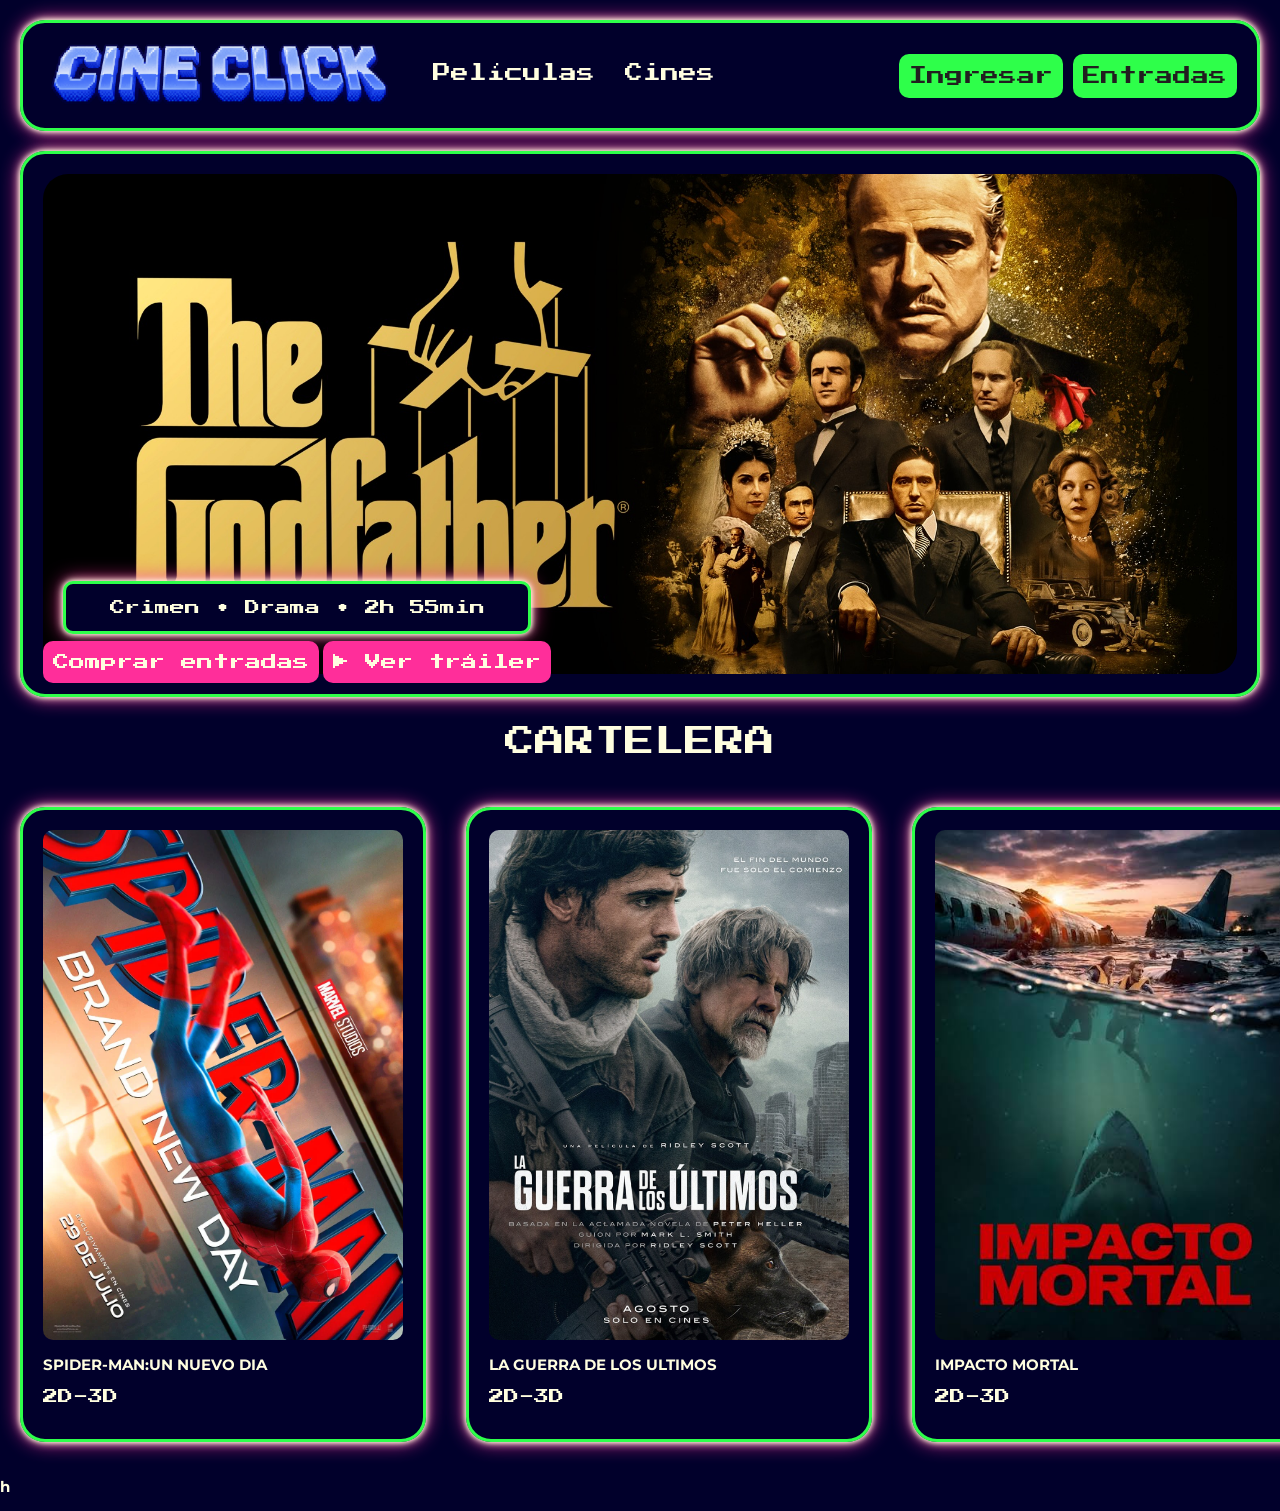
<file: index.html>
<!DOCTYPE html>
<html lang="es">

<head>
    <meta charset="UTF-8">
    <meta name="viewport" content="width=device-width, initial-scale=1.0">
    <link rel="preconnect" href="https://fonts.googleapis.com">
    <link rel="preconnect" href="https://fonts.gstatic.com" crossorigin>
    <link href="https://fonts.googleapis.com/css2?family=Montserrat:ital,wght@0,100..900;1,100..900&display=swap"rel="stylesheet">
    <link rel="stylesheet" href="style.css">
    <link rel="shortcut icon" href="/imagenes/iconoLOGO.png">
    <title>CineClick</title>



</head>

<body>    
 <div class="marco_nav">
    <header class="navbar">
      

        <div class="logo">
            <a href="/index.html"><img class="logo" src="/imagenes/LOGO.png" alt="logo"></a>
        </div>

        <nav>
            <ul class="nav-links">
                <li><a class="link2" href="/peliculas.html">Películas</a></li>
                <li><a class="link2" href="/cines.html">Cines</a></li>
            </ul>
        </nav>

        <div class="nav-derecha">
            <a href="/ingresar.html" class="boton_secundario">Ingresar</a>

            <a href="/elegir_pelicula.html" class="boton_comprar_entrada">Entradas</a>

        </div>

    </header>
    </div>
    </div>

    <main>
        <div class="marco">

        <section class="pelicula_apertura">
          

            <div class="pelicula_apertura_contenido">

                <div class="marco_info"><p class="info_pelicula">Crimen • Drama • 2h 55min</p></div>

                    <a href="/elegir_pelicula.html" class="boton_comprar_entrada2">Comprar entradas</a>

                    <a href="https://youtu.be/UaVTIH8mujA?si=laRElwO7iewu7_Ct" class="boton_secundario2">▶ Ver tráiler</a>

            </div>
            


        </section>
        </div>

       

        <div class="cartelera">
            <p class="secciones">CARTELERA</p>
            

            <article>
                <section class="pelicula">
                    <div class="marco_p">
                    <img class="pelicula_cartelera" src="imagenes/spiderman.jpg" alt="SPIDERMAN BRAND NEW DAY">
                    <p>SPIDER-MAN:UN NUEVO DIA</p>
                    <p class="dimensiones">2D-3D</p>
                    </div>
                </section>

                <section class="pelicula">
                    <div class="marco_p">
                    <img class="pelicula_cartelera" src="imagenes/guerra.png" alt="LA GUERRA DE LOS ULTIMOS">
                    <p>LA GUERRA DE LOS ULTIMOS</p>
                    <p class="dimensiones">2D-3D</p>
                    </div>
                </section>

                <section class="pelicula">
                    <div class="marco_p">
                    <img class="pelicula_cartelera" src="imagenes/impacto.jpg" alt="IMPACTO MORTAL">
                    <p>IMPACTO MORTAL </p>
                    <p class="dimensiones">2D-3D</p>
                    </div>
                </section>

                <section class="pelicula">
                    <div class="marco_p">
                    <img class="pelicula_cartelera" src="imagenes/laodisea.jpg" alt="LA ODISEA">
                    <p>LA ODISEA</p>
                    <p class="dimensiones">2D-3D</p>
                    </div>
                </section>
            </article>
        </div>
    </div>
</main>


</body>

<footer>
    <p>h</p>
</footer>

</html>
</file>
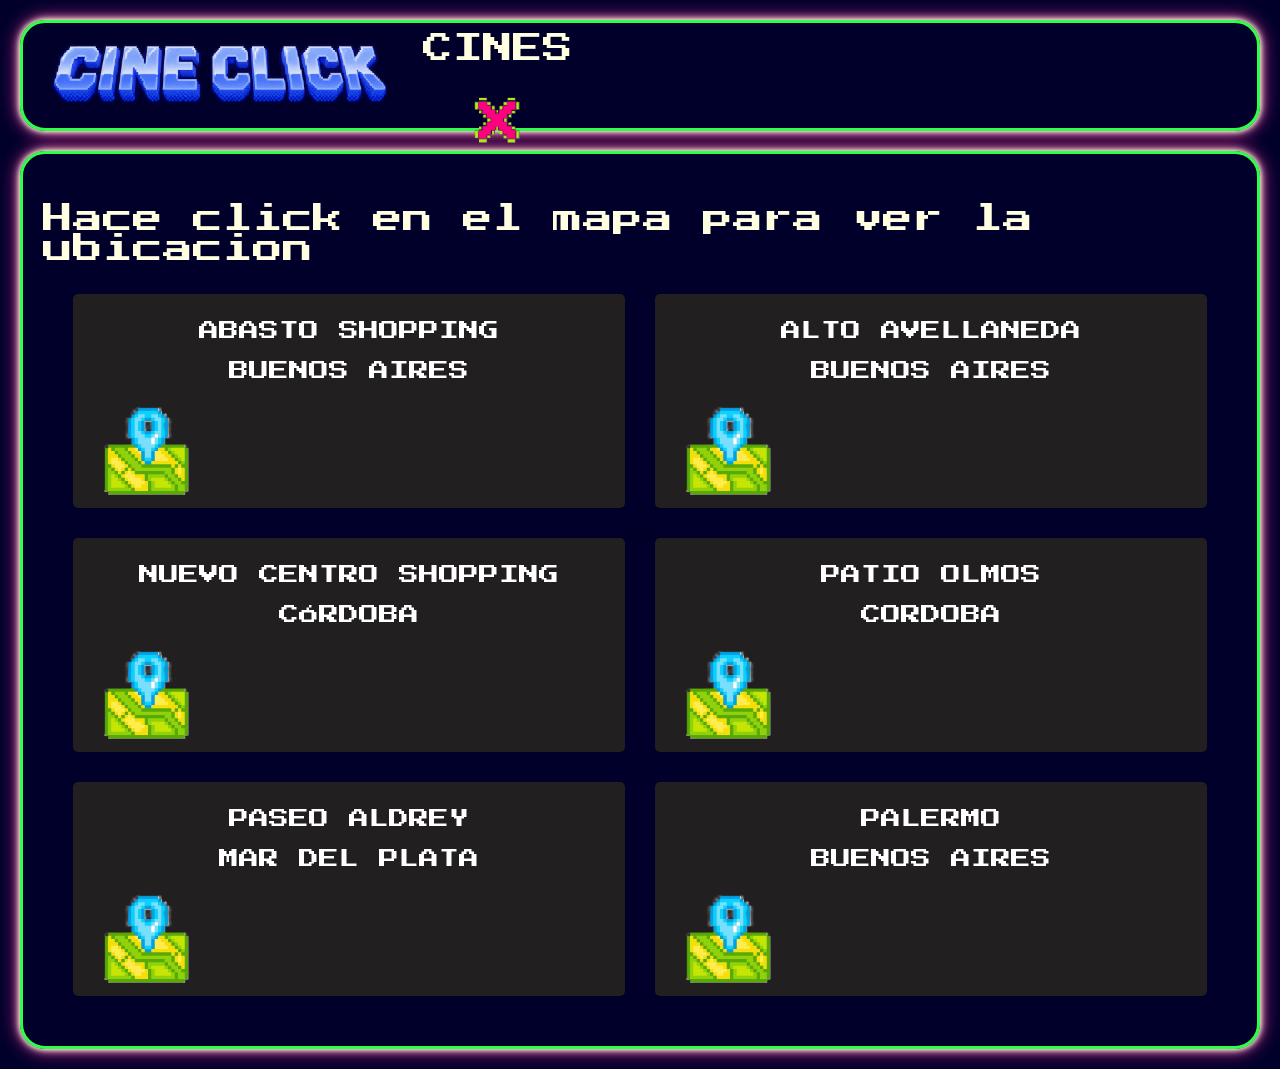
<file: cines.html>
<!DOCTYPE html>
<html lang="en">
<head>
    <meta charset="UTF-8">
    <meta name="viewport" content="width=device-width, initial-scale=1.0">
    <link rel="shortcut icon" href="/imagenes/iconoLOGO.png">
    <link rel="stylesheet" href="style.css">
    <title>CINES</title>
</head>

<body>
 <div class="marco">
    <header class="navbar">

        <a href="/index.html"><img class="logo" src="/imagenes/LOGO.png" alt="logo" width="100px"></a>

        <div class="barra-titulo">

            <p class="secciones">CINES</p>
            

            <div class="cerrar">
                <a href="/index.html"><img src="/imagenes/salirCLARO.png" alt="volver" width="70px"></a>
            </div>

        </div>

    </header>
</div>


    </nav>

    <div class="marco">
    <div class="CINES">
        <p class="secciones">Hace click en el mapa para ver la ubicacion</p>

        <article class="article_cines">
            <section class="filtro">
            
                <p class="secciones">ABASTO SHOPPING</p>
                <p class="secciones">BUENOS AIRES</p>
                <a href="https://maps.app.goo.gl/mw4HeJTY1f4qfiFdA"><img class="link_ubicacion" src="/imagenes/ubicacion.png" alt="link ubicacion" width="50px"></a>
                    
            </section>

            <section class="filtro">
                <p class="secciones">ALTO AVELLANEDA</p>
                <p class="secciones">BUENOS AIRES</p>
                <a href="https://maps.app.goo.gl/P9LejKzAfwpp45Vq7"><img class="link_ubicacion" src="/imagenes/ubicacion.png" alt="link ubicacion" width="50px"></a>
            </section>

            <section class="filtro">
                <p class="secciones">NUEVO CENTRO SHOPPING</p>
                <p class="secciones">CÓRDOBA</p>
                <a href="https://maps.app.goo.gl/ESUvvyQmVSMhn6ic6"><img class="link_ubicacion" src="/imagenes/ubicacion.png" alt="link ubicacion" width="50px"></a>
            </section>

            <section class="filtro">
                <p class="secciones">PATIO OLMOS</p>
                <p class="secciones">CORDOBA</p>
                <a href="https://maps.app.goo.gl/a4TntBVZpCk4Af8P6"><img class="link_ubicacion" src="/imagenes/ubicacion.png" alt="link ubicacion" width="50px"></a>
            </section>

            <section class="filtro">
                <p class="secciones">PASEO ALDREY</p>
                <p class="secciones">MAR DEL PLATA</p>
                <a href="https://maps.app.goo.gl/Ay8UWueNAG1HAPC58"><img class="link_ubicacion" src="/imagenes/ubicacion.png" alt="link ubicacion" width="50px"></a>
            </section>

            <section class="filtro">
                <p class="secciones">PALERMO</p>
                <p class="secciones">BUENOS AIRES</p>
                <a href="https://maps.app.goo.gl/rfDZPb3RW5WTA8yBA"><img class="link_ubicacion" src="/imagenes/ubicacion.png" alt="link ubicacion" width="50px"></a>
            </section>
            

        </article>

        </div>
    </div>
</body>
</html>
</file>
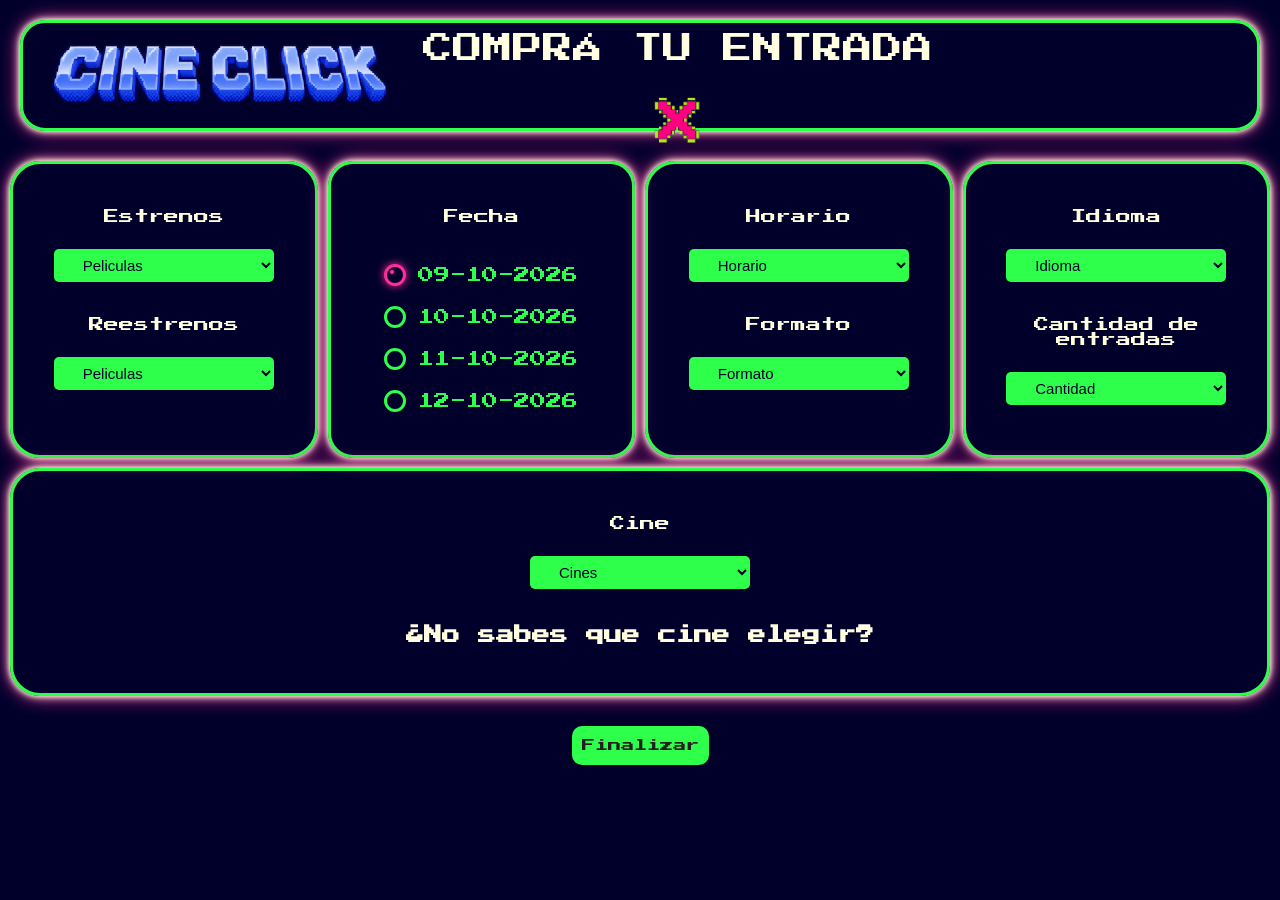
<file: elegir_pelicula.html>
<!DOCTYPE html>
<html lang="es">

<head>
    <meta charset="UTF-8">
    <meta name="viewport" content="width=device-width, initial-scale=1.0">
    <link rel="shortcut icon" href="/imagenes/iconoLOGO.png">
    <link rel="stylesheet" href="style.css">
    <script src="/js/elegir_pelicula.js"></script>

    <title>CineClick</title>


</head>


<body>

    <div class="marco">
        <header class="navbar">

            <a href="/index.html"><img class="logo" src="/imagenes/LOGO.png" alt="logo" width="100px"></a>

            <div class="barra-titulo">

                <p class="secciones">COMPRÁ TU ENTRADA</p>

                <div class="cerrar_sesion" id="cerrar_sesion">
                    <button type="button" class="boton_secundario btn_salir" onclick="cerrarSesion()">CERRAR SESIÓN</button>
                </div>

                <div class="cerrar">
                    <a href="/index.html"><img src="/imagenes/salirCLARO.png" alt="volver" width="70px"></a>
                </div>

            </div>

        </header>
    </div>


    <main class="cm">

        <div class="comprar_entrada">

            <form class="form_comprar_entrada" id="form_comprar_entrada" action="">

                <div class="contenedor-fila-marcos">

                    <div class="marco form">
                        <p class="secciones">Estrenos</p>
                        <select class="filtro" name="peliculas_disponibles" id="">
                            <option class="secciones" value="" disabled selected hidden>Peliculas</option>
                            <option class="secciones" value="spiderMan">SPIDERMAN BRAND NEW DAY</option>
                            <option class="secciones" value="odisea">LA ODISEA</option>
                            <option class="secciones" value="guerra_de_los_ultimos">LA GUERRA DE LOS ULTIMOS</option>
                            <option class="secciones" value="impactoMortal">IMPACTO MORTAL</option>
                            <option class="secciones" value="OnePice">ONE PICE</option>
                            <option class="secciones" value="ResidentEvil">RESIDENT EVIL: NOCHE CERO</option>
                            <option class="secciones" value="endGame">END GAME:BONUS</option>
                            <option class="secciones" value="dune">DUNE</option>
                        </select>

                        <p class="secciones">Reestrenos</p>
                        <select class="filtro" name="peliculas_disponibles" id="">
                            <option class="secciones" value="" disabled selected hidden>Peliculas</option>
                            <option class="secciones" value="caroline">CAROLINE</option>
                            <option class="secciones" value="casper">CASPER & WENDY</option>
                            <option class="secciones" value="harryPotter">HARRY POTTER</option>
                            <option class="secciones" value="alicia">ALICIA EN EL PAIS DE LAS MARAVILLAS</option>
                            <option class="secciones" value="PeterPan">Peter Pan</option>
                            <option class="secciones" value="Matilda">Matilda</option>
                            <option class="secciones" value="thegodfather">The Godfather</option>
                        </select>


                    </div>


                    <div class="marco ubicacion">
                        <p class="secciones">Fecha</p>
                        <div class="fecha_funcion">
                            <label class="radio-circular">
                                <input type="radio" id="dia_hoy" name="fecha_cine" value="hoy" checked>
                                <span class="circulo-neon"></span>
                                <span class="info_pelicula">09-10-2026</span>
                            </label>

                            <label class="radio-circular">
                                <input type="radio" id="dia_manana" name="fecha_cine" value="manana">
                                <span class="circulo-neon"></span>
                                <span class="info_pelicula">10-10-2026</span>
                            </label>

                            <label class="radio-circular">
                                <input type="radio" id="dia_pasado" name="fecha_cine" value="pasado">
                                <span class="circulo-neon"></span>
                                <span class="info_pelicula">11-10-2026</span>
                            </label>

                            <label class="radio-circular">
                                <input type="radio" id="dia_pasadom" name="fecha_cine" value="pasadom">
                                <span class="circulo-neon"></span>
                                <span class="info_pelicula">12-10-2026</span>
                            </label>
                        </div>
                    </div>
                    <div class="marco form">
                        <p class="secciones">Horario</p>
                        <select class="filtro" name="formatos">
                            <option class="secciones" value="" disabled selected hidden>Horario</option>
                            <option class="secciones" value="">12:00</option>
                            <option class="secciones" value="">14:00</option>
                            <option class="secciones" value="">16:00</option>
                            <option class="secciones" value="">18:00</option>
                            <option class="secciones" value="">20:00</option>
                            <option class="secciones" value="">22:00</option>
                        </select>
                        <p class="secciones">Formato</p>
                        <select class="filtro" name="formatos">
                            <option class="secciones" value="" disabled selected hidden>Formato</option>
                            <option class="secciones" value="">2D</option>
                            <option class="secciones" value="">3D</option>
                        </select>
                    </div>

                    <div class="marco form">
                        <p class="secciones">Idioma</p>
                        <select class="filtro" name="idioma">
                            <option class="secciones" value="" disabled selected hidden>Idioma</option>
                            <option class="secciones" value="">Castellano</option>
                            <option class="secciones" value="">Subtitulada</option>
                        </select>

                        <p class="secciones">Cantidad de entradas</p>
                        <select class="filtro" name="idioma">
                            <option class="secciones" value="" disabled selected hidden>Cantidad</option>
                            <option class="secciones" value="">1</option>
                            <option class="secciones" value="">2</option>
                            <option class="secciones" value="">3</option>
                            <option class="secciones" value="">4</option>

                        </select>
                    </div>

                    <div class="marco form">
                        <p class="secciones">Cine</p>
                        <select class="filtro" name="cine">
                            <option class="secciones" value="" disabled selected hidden>Cines</option>
                            <option class="secciones" value="ABASTO">Abasto Shopping</option>
                            <option class="secciones" value="AltoAvellaneda">Alto Avellaneda</option>
                            <option class="secciones" value="nuevoCENTRO">Nuevo centro Shopping</option>
                            <option class="secciones" value="patioOlmos">Patio Olmos</option>
                            <option class="secciones" value="aldrey">Paseo Aldrey</option>
                            <option class="secciones" value="palermo">Palermo</option>
                        </select>

                        <p class="ubicacion"><a href="/cines.html">¿No sabes que cine elegir?</a></p>

                    </div>

                </div>

                <div class="bloque-boton-centrado">
                    <button class="boton_secundario">Finalizar</button>
                </div>

                <div class="alerta-exito" id="mensaje_error_compra">
                    <div class="marco">
                        <p class="secciones">Debe iniciar sesión para finalizar la compra.</p>
                    </div>

                </div>

            </form>

        </div>
        </div>
    </main>

</body>

</html>
</file>
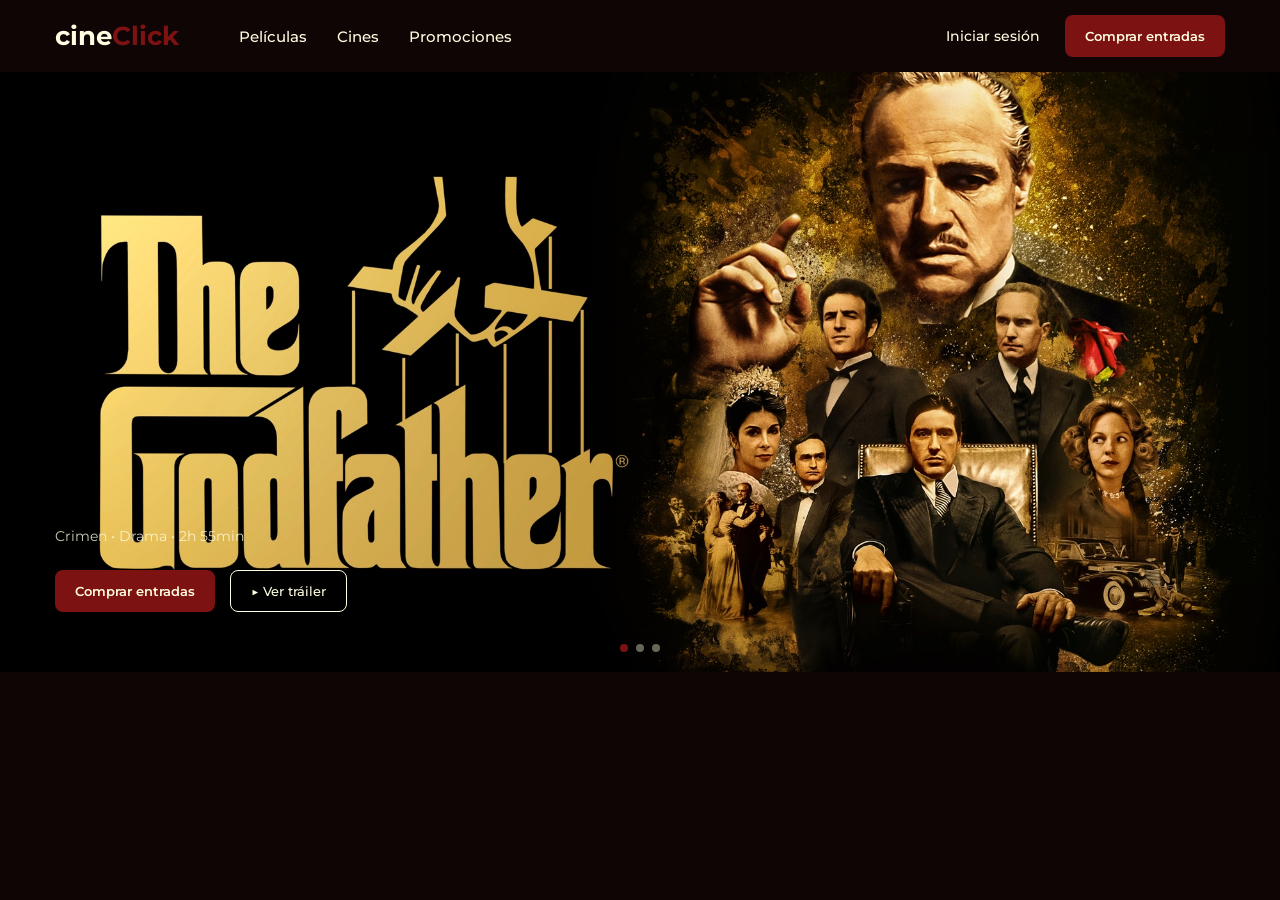
<file: Home.html>
<!DOCTYPE html>
<html lang="es">
<head>
    <meta charset="UTF-8">
    <meta name="viewport" content="width=device-width, initial-scale=1.0">

    <title>CineClick</title>
    <link rel="preconnect" href="https://fonts.googleapis.com">
    <link rel="preconnect" href="https://fonts.gstatic.com" crossorigin>
    <link href="https://fonts.googleapis.com/css2?family=Montserrat:wght@400;500;600;700&display=swap" rel="stylesheet">

    <style>

        * {
            margin: 0;
            padding: 0;
            box-sizing: border-box;
        }

        body {
            font-family: "Montserrat", sans-serif;
            background-color: #0F0505;
            color: #FFFEE0;
        }


        .navbar {
            height: 72px;
            width: 100%;

            display: flex;
            align-items: center;

            padding: 0 55px;

            background-color: #0F0505;
        }

        .hero {
            position: relative;

            height: 600px;

            background-image: url("thegodfather.jpg");
            background-size: cover;
            background-position: center;
            background-repeat: no-repeat;

            display: flex;
            align-items: flex-end;

            padding: 60px 55px;
        }

        .logo {
            font-size: 26px;
            font-weight: 700;

            margin-right: 60px;
        }

        .logo-cine {
            color: #FFFEE0;
        }

        .logo-click {
            color: #7D1212;
        }

        .nav-links {
            display: flex;
            gap: 30px;

            list-style: none;
        }

        .nav-links a {
            text-decoration: none;

            color: #FFFEE0;

            font-size: 15px;
            font-weight: 500;
        }

        .nav-links a:hover {
            color: #7D1212;
        }

        .nav-right {
            margin-left: auto;

            display: flex;
            align-items: center;

            gap: 25px;
        }

        .login {
            color: #FFFEE0;

            text-decoration: none;

            font-size: 14px;
            font-weight: 500;
        }

        .btn-comprar-nav {
            background-color: #7D1212;

            color: #FFFEE0;

            text-decoration: none;

            padding: 13px 20px;

            border-radius: 8px;

            font-size: 13px;
            font-weight: 600;
        }

        .btn-comprar-nav:hover {
            opacity: 0.85;
        }

        .hero-content {
            max-width: 500px;
        }

        .movie-info {
            font-size: 14px;

            margin-bottom: 25px;

            opacity: 0.8;
        }

        .hero-buttons {
            display: flex;

            gap: 15px;
        }

        .btn-primary {
            background-color: #7D1212;

            color: #FFFEE0;

            text-decoration: none;

            padding: 13px 20px;

            border-radius: 8px;

            font-size: 13px;
            font-weight: 600;
        }

        .btn-secondary {
            border: 1px solid #FFFEE0;

            color: #FFFEE0;

            text-decoration: none;

            padding: 12px 20px;

            border-radius: 8px;

            font-size: 13px;
            font-weight: 500;
        }

        .btn-primary:hover,
        .btn-secondary:hover {
            opacity: 0.8;
        }

        .carousel-dots {
            position: absolute;

            bottom: 20px;
            left: 50%;

            transform: translateX(-50%);

            display: flex;

            gap: 8px;
        }

        .dot {
            width: 8px;
            height: 8px;

            border-radius: 50%;

            background-color: rgba(255, 254, 224, 0.4);
        }

        .dot-active {
            background-color: #7D1212;
        }

    </style>

</head>


<body>

    <header class="navbar">

        <div class="logo">
            <span class="logo-cine">cine</span><span class="logo-click">Click</span>
        </div>


        <nav>

            <ul class="nav-links">

                <li>
                    <a href="#">Películas</a>
                </li>

                <li>
                    <a href="#">Cines</a>
                </li>

                <li>
                    <a href="#">Promociones</a>
                </li>

            </ul>

        </nav>

        <div class="nav-right">

            <a href="#" class="login">
                Iniciar sesión
            </a>

            <a href="#" class="btn-comprar-nav">
                Comprar entradas
            </a>

        </div>

    </header>

    <main>

        <section class="hero">

            <div class="hero-content">

                <p class="movie-info">
                    Crimen • Drama • 2h 55min
                </p>


                <div class="hero-buttons">

                    <a href="#" class="btn-primary">
                        Comprar entradas
                    </a>

                    <a href="#" class="btn-secondary">
                        ▶ Ver tráiler
                    </a>

                </div>

            </div>

            <div class="carousel-dots">

                <span class="dot dot-active"></span>

                <span class="dot"></span>

                <span class="dot"></span>

            </div>

        </section>

    </main>


</body>
</html>
</file>
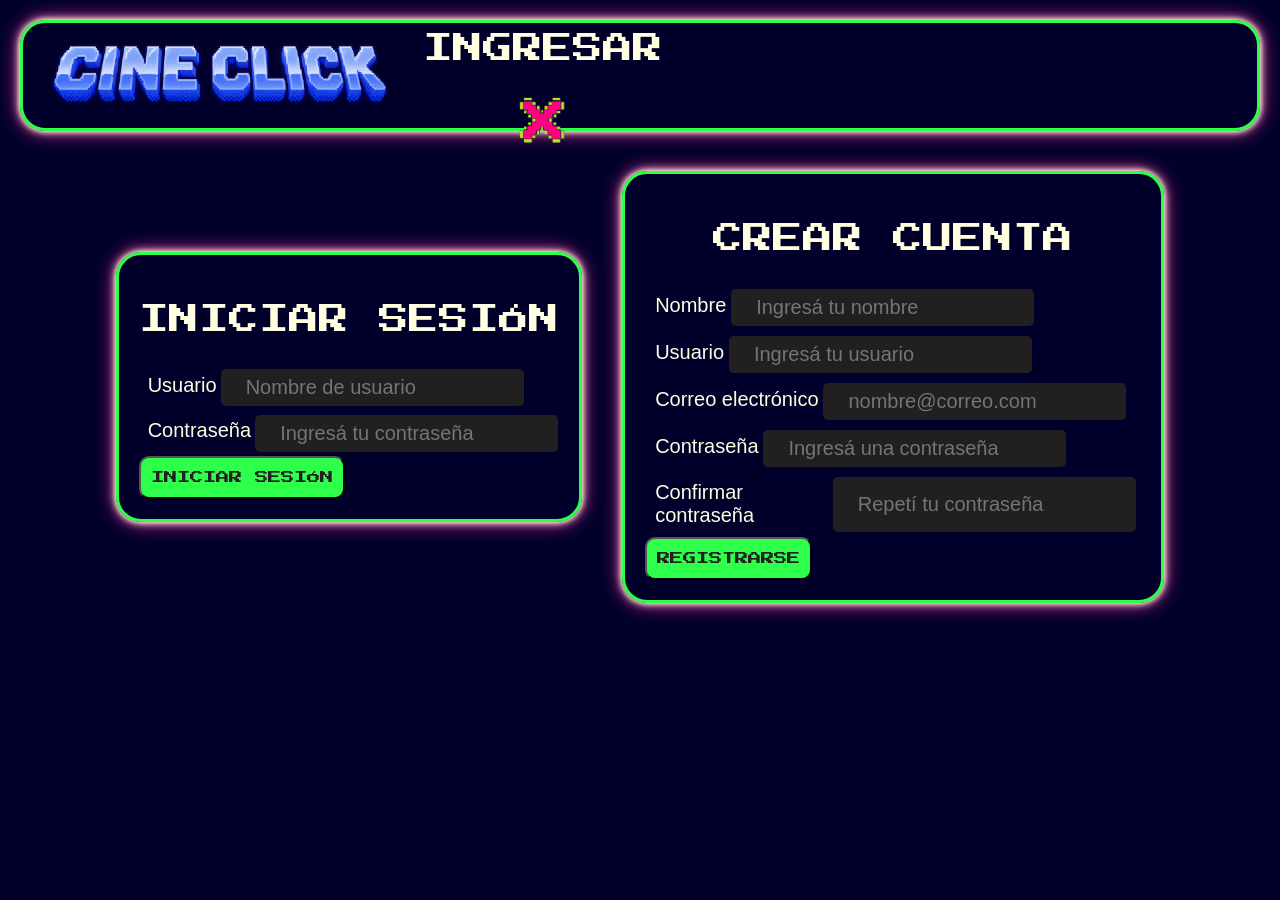
<file: ingresar.html>
<!DOCTYPE html>
    <html lang="es">
    <head>
        <meta charset="UTF-8">
        <meta name="viewport" content="width=device-width, initial-scale=1.0">
        <title>Ingresar</title>
        <link rel="stylesheet" href="style.css">
        <link rel="shortcut icon" href="/imagenes/iconoLOGO.png">
        <script src="/js/ingresar.js"></script>
    </head>

    <body>

        <div class="marco_nav">
            <header class="navbar">

                <a href="/index.html">
                    <img class="logo" src="/imagenes/LOGO.png" alt="logo">
                </a>

                <div class="barra-titulo">
                    <p class="secciones">INGRESAR</p>

                    <div class="cerrar">
                        <a href="/index.html">
                            <img src="/imagenes/salirCLARO.png" alt="volver" width="70px">
                        </a>
                    </div>
                </div>

            </header>
        </div>


        <main class="ingresar">

            <div class="alerta-exito" id="mensaje_exito_login">
                <div class="marco">
                    <p class="secciones">Inicio de sesion exitoso</p>
                </div>
            </div>

            <div class="alerta-exito" id="mensaje_exito_registro">
                <div class="marco">
                <p class="secciones">Cuenta creada de forma exitosa</p>
                </div>
            </div>

            <div class="marco">
                <div class="inicio_sesion">

                    <p class="secciones">INICIAR SESIÓN</p>

                    <form class="login_formulario" id="form_login">

                        <div class="login_campo">
                            <label for="Nom_usuario">Usuario</label>
                            <input type="text" name="Nom_usuario" id="usuario" placeholder="Nombre de usuario" required>
                        </div>
                        

                        <div class="login_campo">
                            <label for="contraseña">Contraseña</label>
                            <input type="password" name="contraseña" id="contraseña_login" placeholder="Ingresá tu contraseña" required>
                        </div>

                        <button type="submit" class="boton_secundario" id="btn_login">INICIAR SESIÓN</button>

                    </form>


                </div>
            </div>

            <div class="marco">
                <div class="registro">

                    <p class="secciones">CREAR CUENTA</p>

                    <form class="registro_formulario" id="form_registro">

                        <div class="login_campo">
                            <label for="nombre">Nombre</label>
                            <input type="text" id="nombre_registro" placeholder="Ingresá tu nombre" required>
                        </div>

                        <div class="login_campo">
                            <label for="usuario">Usuario</label>
                            <input 
                                type="text" 
                                id="usuario_registro" 
                                placeholder="Ingresá tu usuario" 
                                required
                            >
                        </div>

                        <div class="login_campo">
                            <label for="email">Correo electrónico</label>
                            <input 
                                type="email" 
                                id="correo_registro" 
                                placeholder="nombre@correo.com" 
                                required
                            >
                        </div>

                        <div class="login_campo">
                            <label for="password">Contraseña</label>
                            <input 
                                type="password" 
                                id="contraseña_registro" 
                                placeholder="Ingresá una contraseña" 
                                required
                            >
                        </div>

                        <div class="login_campo">
                            <label for="confirmar_password">Confirmar contraseña</label>
                            <input 
                                type="password" 
                                id="confirmar_contraseña_registro" 
                                placeholder="Repetí tu contraseña" 
                                required
                            >
                        </div>

                        <button type="submit" class="boton_secundario" id="btn_registro">REGISTRARSE</button>

                    </form>

                    

                </div>
            </div>

        
        </main>

    </body>
    </html>
</file>
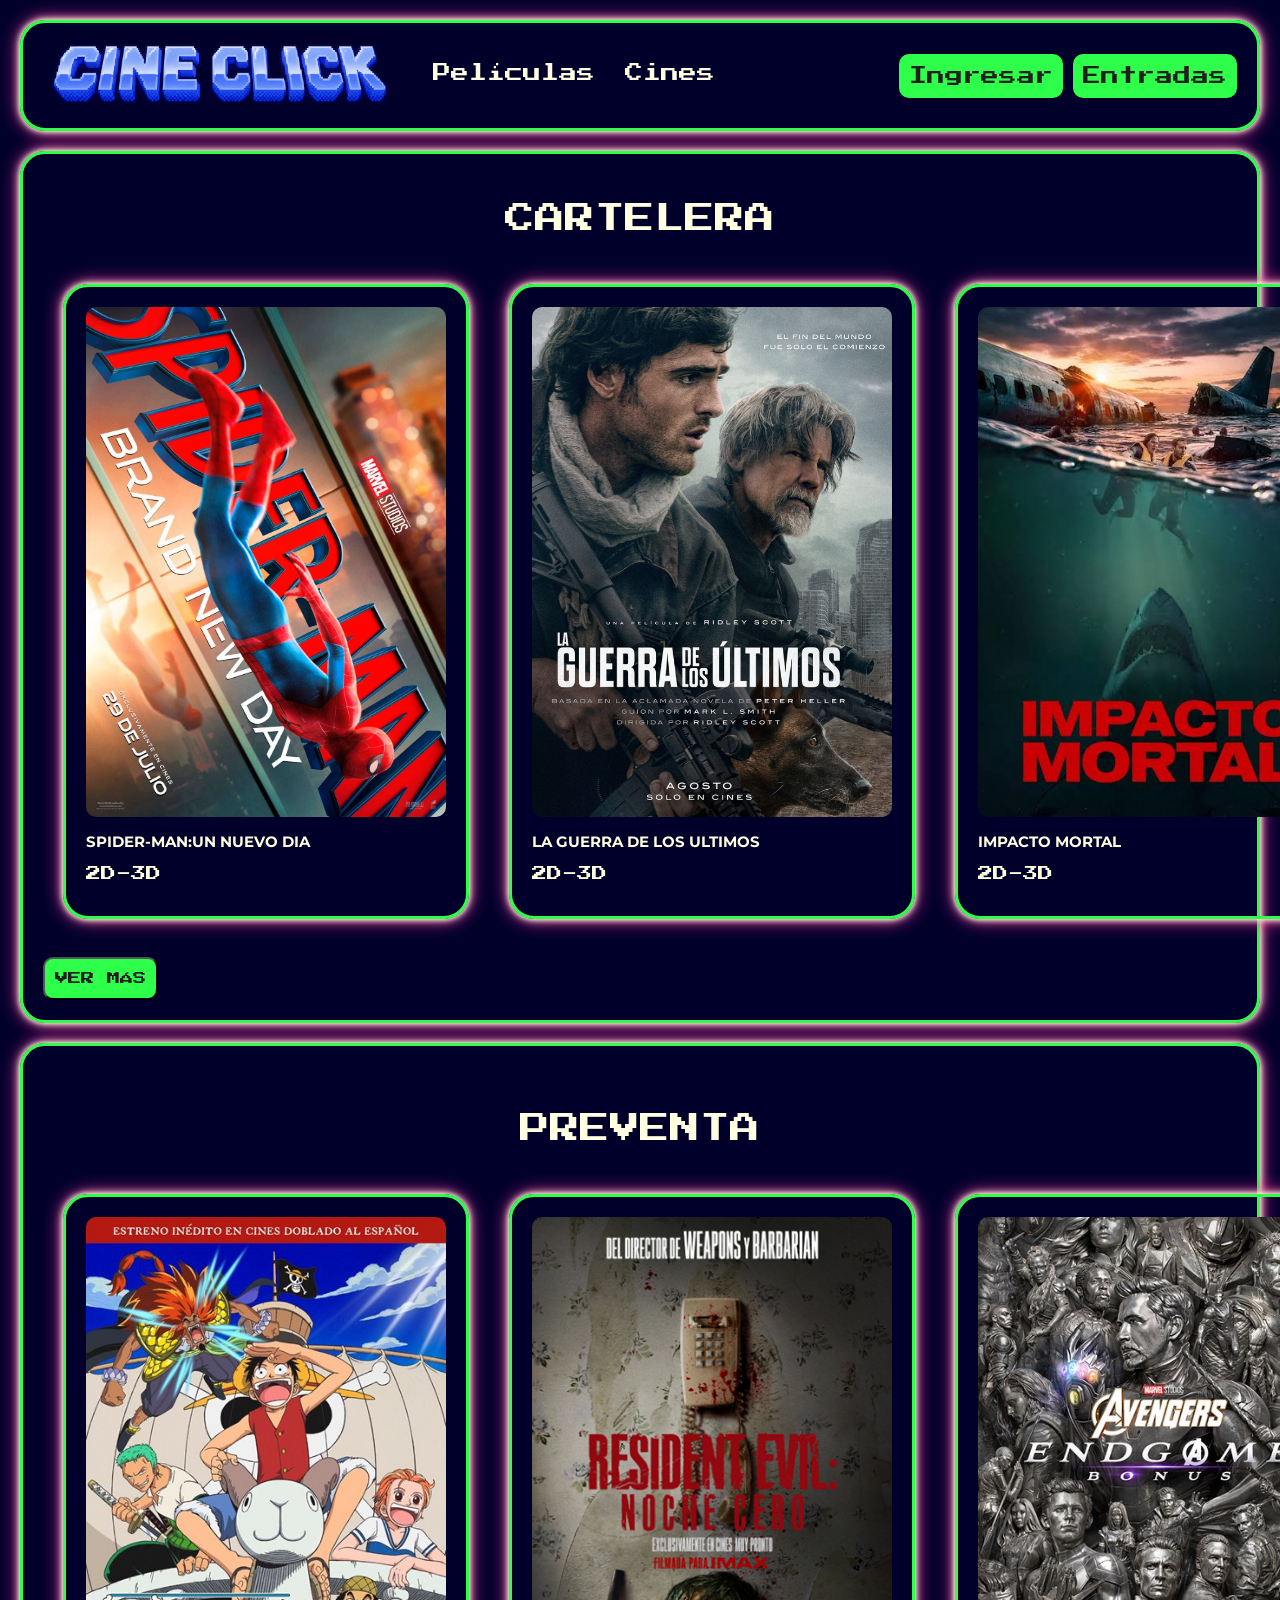
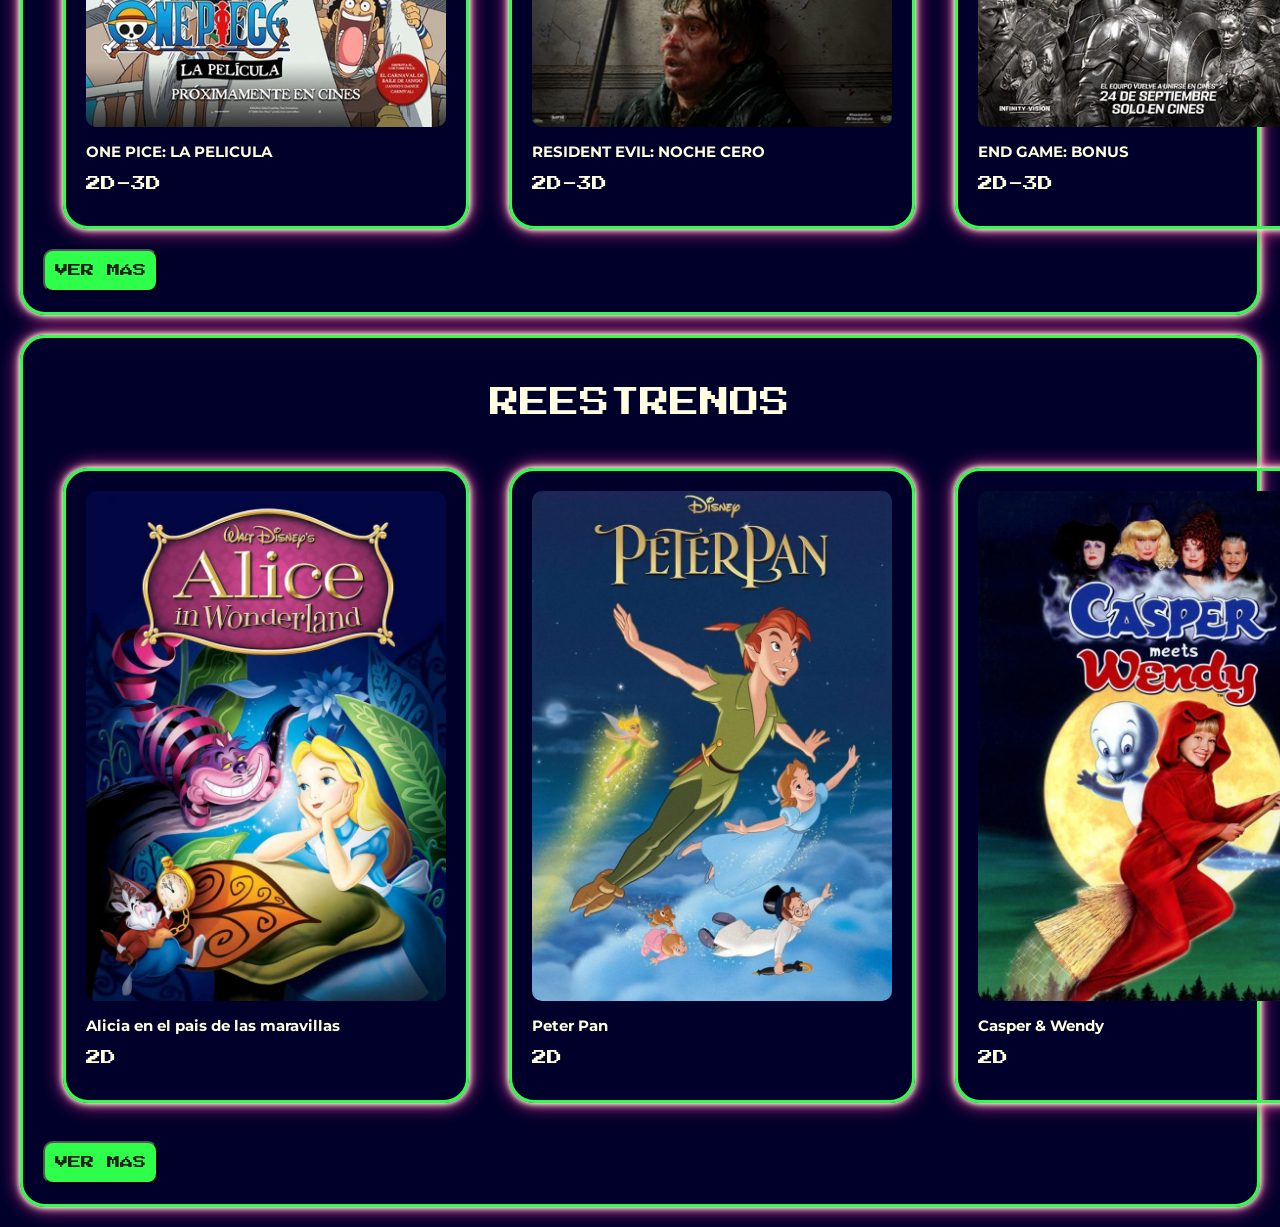
<file: peliculas.html>
<!DOCTYPE html>
<html lang="es">
<head>
    <meta charset="UTF-8">
    <meta name="viewport" content="width=device-width, initial-scale=1.0">
    <link rel="stylesheet" href="style.css">
    <link rel="shortcut icon" href="/imagenes/iconoLOGO.png">

    
    <title>PELICULAS</title>
    
</head>
<body >

    <div class="marco_nav">
        <header class="navbar">

        <div class="logo">
            <a href="/index.html"><img class="logo" src="/imagenes/LOGO.png" alt="logo"></a>
        </div>

        <nav>
            <ul class="nav-links">
                 <li><a class="link2" href="/peliculas.html">Películas</a></li>
                <li><a class="link2" href="/cines.html">Cines</a></li>
            </ul>
        </nav>

        <div class="nav-derecha">
            <a href="/ingresar.html" class="boton_secundario">Ingresar</a>

            <a href="/elegir_pelicula.html" class="boton_comprar_entrada">Entradas</a>

        </div>
        </header>
        </div>

        <div class="marco">
         <div class="peliculas">
            <p class="secciones">CARTELERA</p>

            <article>
            <section class="pelicula">
            <div class="marco_p">
            <img class="pelicula_cartelera" src="imagenes/spiderman.jpg" alt="SPIDERMAN BRAND NEW DAY" >
            <p>SPIDER-MAN:UN NUEVO DIA</p>
            <p class="dimensiones">2D-3D</p>
            </div>
            </section>
            

            <section class="pelicula">
            <div class="marco_p">
            <img class="pelicula_cartelera" src="imagenes/guerra.png" alt="LA GUERRA DE LOS ULTIMOS">
            <p>LA GUERRA DE LOS ULTIMOS</p>
            <p class="dimensiones">2D-3D</p>
            </div>
            </section>
            

            <section class="pelicula">
            <div class="marco_p">
            <img class="pelicula_cartelera" src="imagenes/impacto.jpg" alt="IMPACTO MORTAL">
            <p>IMPACTO MORTAL </p>
            <p class="dimensiones">2D-3D</p>
            </div>
            </section>
           

            <section class="pelicula">
            <div class="marco_p">
            <img class="pelicula_cartelera" src="imagenes/laodisea.jpg" alt="LA ODISEA">
            <p>LA ODISEA</p>
            <p class="dimensiones">2D-3D</p>
            </div>
            </section>
            

            <section class="pelicula pelicula_ver_mas">
            <div class="marco_p">
            <img class="pelicula_cartelera" src="imagenes/minions.jpg" alt="MINIONS">
            <p>MINIONS VS MONSTRUOS</p>
            <p class="dimensiones">2D-3D</p>
            </div>
            </section>
            

            <section class="pelicula pelicula_ver_mas">
            <div class="marco_p">
            <img class="pelicula_cartelera" src="imagenes/toystory5.jpg" alt="TOYSTORY">
            <p>TOY STORY 5</p>
            <p class="dimensiones">2D-3D</p>
            </div>
            </section>
            
        </article>
        <br>
        <button class="ver_mas">VER MÁS</button>
        </div>
        </div>
        


        <div class="marco">
        <br>
        <p class="secciones">PREVENTA</p>

        <article>
            <section class="pelicula">
            <div class="marco_p">
            <img class="pelicula_cartelera" src="imagenes/onepice.jpg" alt="ONE PICE">
            <p>ONE PICE: LA PELICULA</p>
            <p class="dimensiones">2D-3D</p>
            </div>
            </section>

            <section class="pelicula">
            <div class="marco_p">
            <img class="pelicula_cartelera" src="imagenes/resident.jpg" alt="RESIDENT EVIL">
            <p>RESIDENT EVIL: NOCHE CERO</p>
            <p class="dimensiones">2D-3D</p>
            </div>
            </section>

            <section class="pelicula">
            <div class="marco_p">
            <img class="pelicula_cartelera" src="imagenes/endgame.jpg" alt="END GAME">
            <p>END GAME: BONUS </p>
            <p class="dimensiones">2D-3D</p>
            </div>
            </section>

            <section class="pelicula">
            <div class="marco_p">
            <img class="pelicula_cartelera" src="imagenes/dune.jpg" alt="DUNE">
            <p>DUNE: PARTE III</p>
            <p class="dimensiones">2D-3D</p>
            </div>
            </section>

            
            
            
        </article>
        <button class="ver_mas">VER MÁS</button>
    </div>


    <div class="marco">
         <div class="peliculas">
            <p class="secciones">REESTRENOS</p>

            <article>
            <section class="pelicula">
            <div class="marco_p">
            <img class="pelicula_cartelera" src="imagenes/alicia.jpg" alt="Alicia en el pais de las maravillas" >
            <p>Alicia en el pais de las maravillas</p>
            <p class="dimensiones">2D</p>
            </div>
            </section>
            

            <section class="pelicula">
            <div class="marco_p">
            <img class="pelicula_cartelera" src="imagenes/peterpan.jpg" alt="Peter Pan">
            <p>Peter Pan</p>
            <p class="dimensiones">2D</p>
            </div>
            </section>
            

            <section class="pelicula">
            <div class="marco_p">
            <img class="pelicula_cartelera" src="imagenes/casper.jpg" alt="Casper & Wendy">
            <p>Casper & Wendy</p>
            <p class="dimensiones">2D</p>
            </div>
            </section>
           

            <section class="pelicula">
            <div class="marco_p">
            <img class="pelicula_cartelera" src="imagenes/harrypotter.jpg" alt="Harry Potter">
            <p>Harry Potter: La piedra filosofal</p>
            <p class="dimensiones">2D</p>
            </div>
            </section>
            

            <section class="pelicula pelicula_ver_mas">
            <div class="marco_p">
            <img class="pelicula_cartelera" src="imagenes/matilda.jpg" alt="Matilda">
            <p>Matilda</p>
            <p class="dimensiones">2D</p>
            </div>
            </section>
            

            <section class="pelicula pelicula_ver_mas">
            <div class="marco_p">
            <img class="pelicula_cartelera" src="imagenes/caraline.jpg" alt="Caroline">
            <p>Caroline</p>
            <p class="dimensiones">2D</p>
            </div>
            </section>
            
            
            <section class="pelicula pelicula_ver_mas">
            <div class="marco_p">
            <img class="pelicula_cartelera" src="imagenes/thegodfatherCart.jpg" alt="The godfather">
            <p>The godfather</p>
            <p class="dimensiones">2D</p>
            </div>
            </section>

        </article>
        <br>
        <button class="ver_mas">VER MÁS</button>
        </div>
        </div>
        
    
    


  
</body>
</html>
</file>
<file: style.css>
@import url('https://fonts.googleapis.com/css2?family=Montserrat:ital,wght@0,100..900;1,100..900&family=Press+Start+2P&display=swap');


body {

    background-color: #01002b;
    color: #FFFEE0;
    margin: 0;
    padding: 0;


}

main {
    margin-top: 20px;

}

a,
.dimensiones,
.info_pelicula,
.secciones,
.ver_mas,
.boton_secundario {

    font-family: "Press Start 2P", system-ui;
    font-weight: 400;
    font-style: normal;
}

.secciones {
    font-size: 30px;
    display: flex;
    justify-content: center;
    align-items: center;
}


p {
    font-family: "Montserrat", sans-serif;
    font-size: 15px;
    font-weight: 700;
    font-style: normal;

}



.navbar {
    background-color: #01002b;
    padding: 0;
    font-size: 18px;
    align-items: center;
    display: flex;
    gap: 30px;

}

.marco,
.marco_info,
.marco_p,
.marco_nav {
    margin: 20px;
    padding: 20px;
    border: 3px solid #2eff4a;
    border-radius: 25px;
    box-shadow:
        0 0 5px #FFFEE0,
        0 0 10px #FFFEE0,
        0 0 20px #Ff2e9a;

    & .marco_info {
        background-color: #01002b;
        padding: 1px;
        border-radius: 10px;
        justify-content: center;
        display: flex;
    }

    & .marco_nav {
        max-height: 80vh;
        overflow-y: auto;
        position: fixed;
        top: 0;
        left: 0;
        width: 100%;
        z-index: 1000;

    }
}





a {
    text-decoration: none;
    color: #FFFEE0;

}

.link2:hover {
    color: #cfff04;
}


.nav-links {

    padding: 10px;
    gap: 30px;
    list-style-type: none;
    display: flex;
}

.nav-derecha {
    display: flex;
    align-items: center;
    margin-left: auto;
    gap: 10px;

}

.boton_comprar_entrada,
.boton_secundario,
.ver_mas {
    border-radius: 10px;
    background-color: #2eff4a;
    padding: 13px 10px;
    color: #211F1F;
}

.boton_comprar_entrada:hover,
.boton_secundario:hover,
.ver_mas:hover {
    background-color: #Ff2e9a;
}

.pelicula_apertura {

    background-image: url(/imagenes/thegodfather.jpg);
    background-size: cover;
    background-repeat: no-repeat;
    background-position: center;
    border-radius: 25px;
    display: flex;
    align-items: flex-end;
    position: relative;
    height: 500px;
    object-fit: cover;

    & .boton_comprar_entrada2,
    .boton_secundario2 {
        border-radius: 10px;
        background-color: #Ff2e9a;
        padding: 13px 10px;

    }
}

.boton_comprar_entrada2:hover,
.boton_secundario2:hover {
    background-color: #2eff4a;
}

article {
    align-items: center;
    display: grid;
    grid-template-columns: repeat(4, 1fr);

}



.pelicula {
    .pelicula_cartelera {
        /*clase:imaegen perteneciente a la cartelera del index*/
        display: flex;
        align-items: center;
        justify-content: center;
        width: 360px;
        height: 510px;
        object-fit: cover;
        grid-template-columns: 1fr 1fr 1fr;
        border-radius: 10px;
        align-content: center;
    }

    p {
        /*titulo de peliculas en sus respectivos recuadros*/
        color: #FFFEE0;
    }

}

.pelicula_ver_mas {
    display: none;
    /*--------------------------*/
}



header {
    display: flex;
    height: 65px;
    background-color: #051F48;

    & p {
        font-size: 20px;
        color: #FFFEE0;

    }
}

.logo {
    width: 350px;
    display: flex;
    align-items: center;
    justify-content: center;

    font-weight: bold;
    font-size: 18px;
}




.cerrar {
    margin-left: auto;
    display: flex;
    align-items: center;
    justify-content: center;
    margin-left: auto;
}

.cerrar a {
    display: flex;
    align-items: center;
}



p.ubicacion a {
    text-align: center;
    margin-top: 28px;

    font-size: 18px;
    line-height: 1.3;
    color: #FFFEE0;
    font-weight: bold;
}

p.ubicacion a:hover {
    color: #Ff2e9a;
}


.filtros {
    display: flex;
    justify-content: center;
    gap: 18px;

    margin: 12px 0;
}

.filtro {
    background-color: #211F1F;
    color: white;

    border: none;
    border-radius: 5px;

    padding: 7px 25px;


    cursor: pointer;
}

.filtro:hover {
    background-color: #Ff2e9a;
}




.pelicula h3 {
    font-size: 15px;
    margin-top: 7px;

    text-transform: uppercase;
}

.peliculas {
    flex-wrap: wrap;
    justify-content: center;
    gap: 0;


}

.fechas {
    flex-wrap: wrap;
}

.filtros {
    flex-wrap: wrap;
}




/*cines*/
.article_cines {

    margin: 30px;
    display: grid;
    grid-template-columns: 1fr 1fr;

    gap: 30px;

    p {
        font-size: 20px;
    }

    .link_ubicacion {
        display: flex;
        align-items: center;
        justify-content: center;
        width: 100px;
        height: auto;



    }


}

.cine {

    padding: 45px;
    gap: 30px;
    border-radius: 10px;
    background-color: #f1030380;

}


.ingresar,
.cm {

    display: flex;
    align-items: center;
    justify-content: center;

    .inicio_sesion {
        padding .form {
            background-color: #cfff04;
            border-radius: 25px
        }
    }


}

.login_campo {
    display: flex;
    padding: 1%;

    label {
        font-family: 'Lucida Sans', 'Lucida Sans Regular', 'Lucida Grande', 'Lucida Sans Unicode', Geneva, Verdana, sans-serif;
        font-size: 20px;
        padding: 1%;
    }

    input {
        background-color: #211F1F;
        color: white;
        border: none;
        border-radius: 5px;
        padding: 7px 25px;
        font-family: 'Lucida Sans', 'Lucida Sans Regular', 'Lucida Grande', 'Lucida Sans Unicode', Geneva, Verdana, sans-serif;
        font-size: 20px;
    }

    input:hover {
        background-color: #Ff2e9a;
        color: #01002b;
    }



}

.login_formulario,
.registro_formulario {
    .boton_secundario {
        display: flex;
        justify-content: center;

    }
}

.cm {
    padding: 10px;

    .comprar_entrada {
        display: flex;
        justify-content: center;
        align-items: center;
    }

    .marco {
        padding: 30px;
        align-items: center;
        justify-content: flex-end;


    }

    .filtro {
        background-color: #2eff4a;
        color: #01002b;
        font-family: 'Lucida Sans', 'Lucida Sans Regular', 'Lucida Grande', 'Lucida Sans Unicode', Geneva, Verdana, sans-serif;
        font-size: 15px;
    }

    .filtro:hover {
        background-color: #Ff2e9a;

    }

    .secciones {
        font-size: 15px;
    }

    .marco.form {
        border-radius: 30px;
    }
}

.contenedor-fila-marcos {
    display: flex;
    flex-direction: row;
    justify-content: center;
    align-items: stretch;
    gap: 10px;
    width: 100%;
    flex-wrap: wrap;
}


.cm .marco.form,
.cm .marco.ubicacion {
    flex: 1;
    min-width: 240px;
    margin: 0;
    display: flex;
    flex-direction: column;
    align-items: center;
    justify-content: flex-start;
    text-align: center;

    .info_pelicula {
        color: #2eff4a;
    }

    .info_pelicula:hover {
        color: #Ff2e9a;

    }


}


.cm .filtro {
    width: 100%;
    max-width: 220px;
    margin: 10px auto 20px auto;
    display: block;
}

.fecha_funcion {
    display: flex;
    flex-direction: column;
    align-items: flex-start;
    gap: 20px;
    margin-top: 25px;
    width: auto;
}


.radio-circular {
    display: flex;
    align-items: center;
    cursor: pointer;
}


.radio-circular input[type="radio"] {
    display: none;
}

.circulo-neon {
    width: 16px;
    height: 16px;
    border: 3px solid #2eff4a;
    border-radius: 50%;
    margin-right: 12px;
    display: inline-block;
    position: relative;
    background-color: #01002b;
}

/* El punto central con tu color rosa neón original */
.circulo-neon::after {
    content: "";
    position: absolute;
    display: none;
    top: 3px;
    left: 3px;
    width: 4px;
    height: 4px;
    border-radius: 50%;
    background-color: #Ff2e9a;
    box-shadow: 0 0 5px #Ff2e9a;
}

/* Cambios visuales al seleccionar la opción */
.radio-circular input[type="radio"]:checked+.circulo-neon {
    border-color: #Ff2e9a;
    box-shadow: 0 0 8px #Ff2e9a;
}

.radio-circular input[type="radio"]:checked+.circulo-neon::after {
    display: block;
}


.bloque-boton-centrado {
    width: 100%;
    display: flex;
    justify-content: center;
    margin-top: 30px;
}

.bloque-boton-centrado .boton_secundario {
    display: block;
    cursor: pointer;
    border: none;
}

.alerta-exito {
    display: none;
    margin: 10xpx auto;
    padding: 15px;
    background-color: #01002b; 
    border-radius: 15px;
    text-align: center;
    max-width: auto;
    .secciones{
    color: #FFFEE0;
    margin: 5px 0;
    font-size: 20px; 
    }
}



.agregar_pelicula{
    display: none;
    width: 100%;
    text-align: center;
    margin-bottom: 20px;
    color: #FFFEE0;
}

.cerrar_sesion{
    display: none;
    margin-left: 20px;
    align-items: center;
    justify-content: center;
}
</file>
